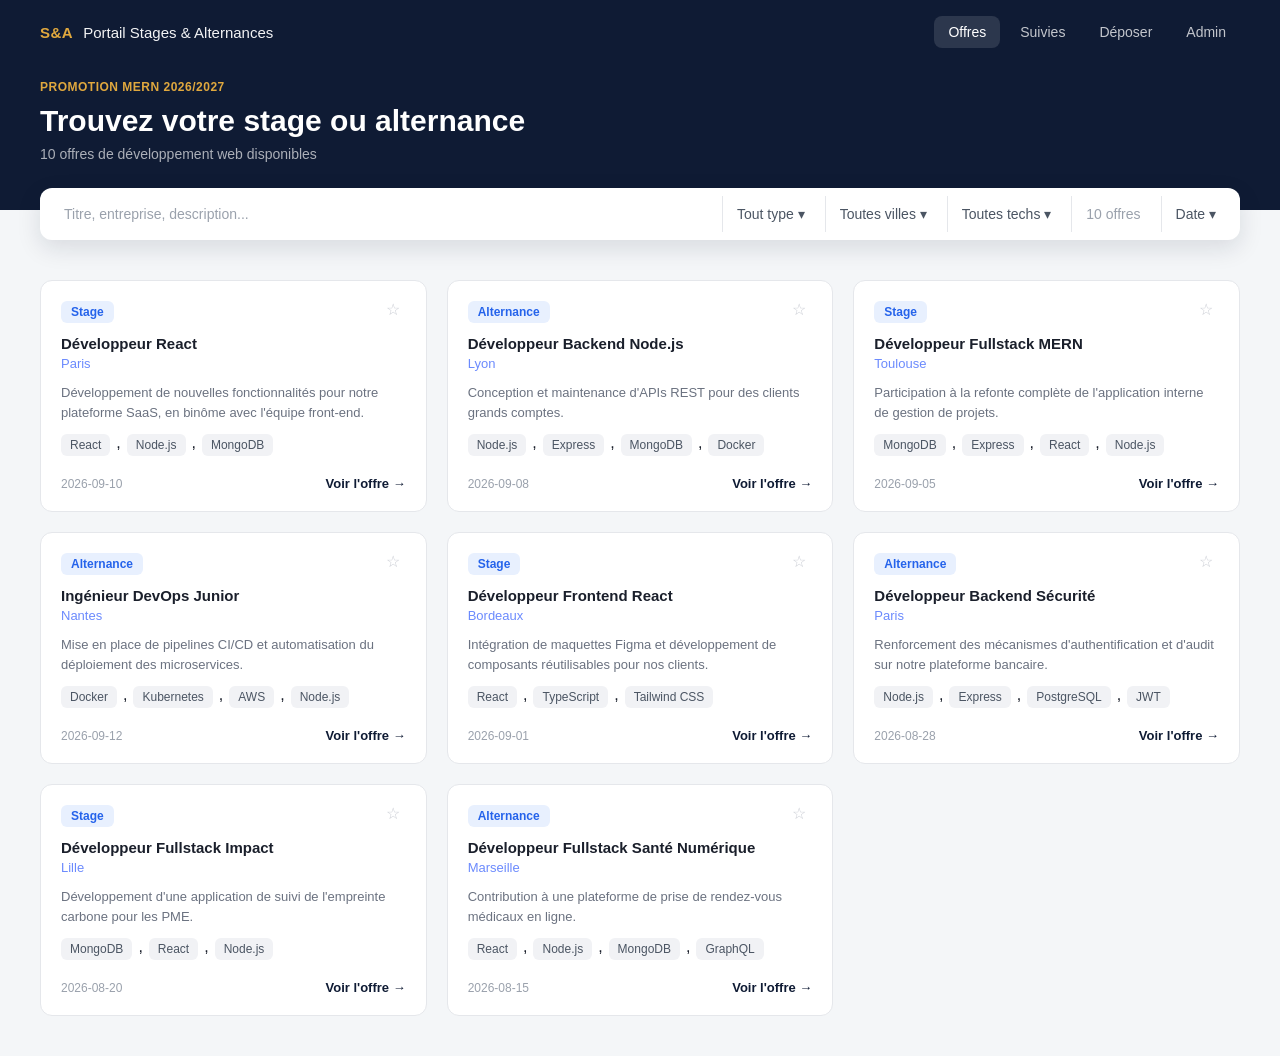
<file: index.html>
<!DOCTYPE html>
<html lang="fr">

<head>
    <meta charset="UTF-8">
    <meta name="viewport" content="width=device-width, initial-scale=1.0">
    <title>Portail Stages &amp; Alternances</title>
    <link rel="stylesheet" href="./css/style.css">
</head>

<body>

    <header class="topbar">
        <div class="brand">
            <span class="brand-mark">S&amp;A</span>
            <span class="brand-name">Portail Stages &amp; Alternances</span>
        </div>
        <nav class="top-nav">
            <a href="#" class="active">Offres</a>
            <a href="./offres-suivies.html">Suivies</a>
            <a href="./deposer-offre.html">Déposer</a>
            <a href="admin/dashboard.html" >Admin</a>
        </nav>
    </header>

    <section class="hero">
        <div class="hero-eyebrow">PROMOTION MERN 2026/2027</div>
        <h1>Trouvez votre stage ou alternance</h1>
        <p>10 offres de développement web disponibles</p>
    </section>

    <div class="search-bar">
        <input type="text" class="search-input" placeholder="Titre, entreprise, description...">
        <button class="filter-btn">Tout type ▾</button>
        <button class="filter-btn">Toutes villes ▾</button>
        <button class="filter-btn">Toutes techs ▾</button>
        <span class="filter-btn count">10 offres</span>
        <button class="filter-btn">Date ▾</button>
    </div>

    <main class="listings" id="listings">


    </main>


    <script type="module" src="./js/app.js"></script>

</body>

</html>
</file>
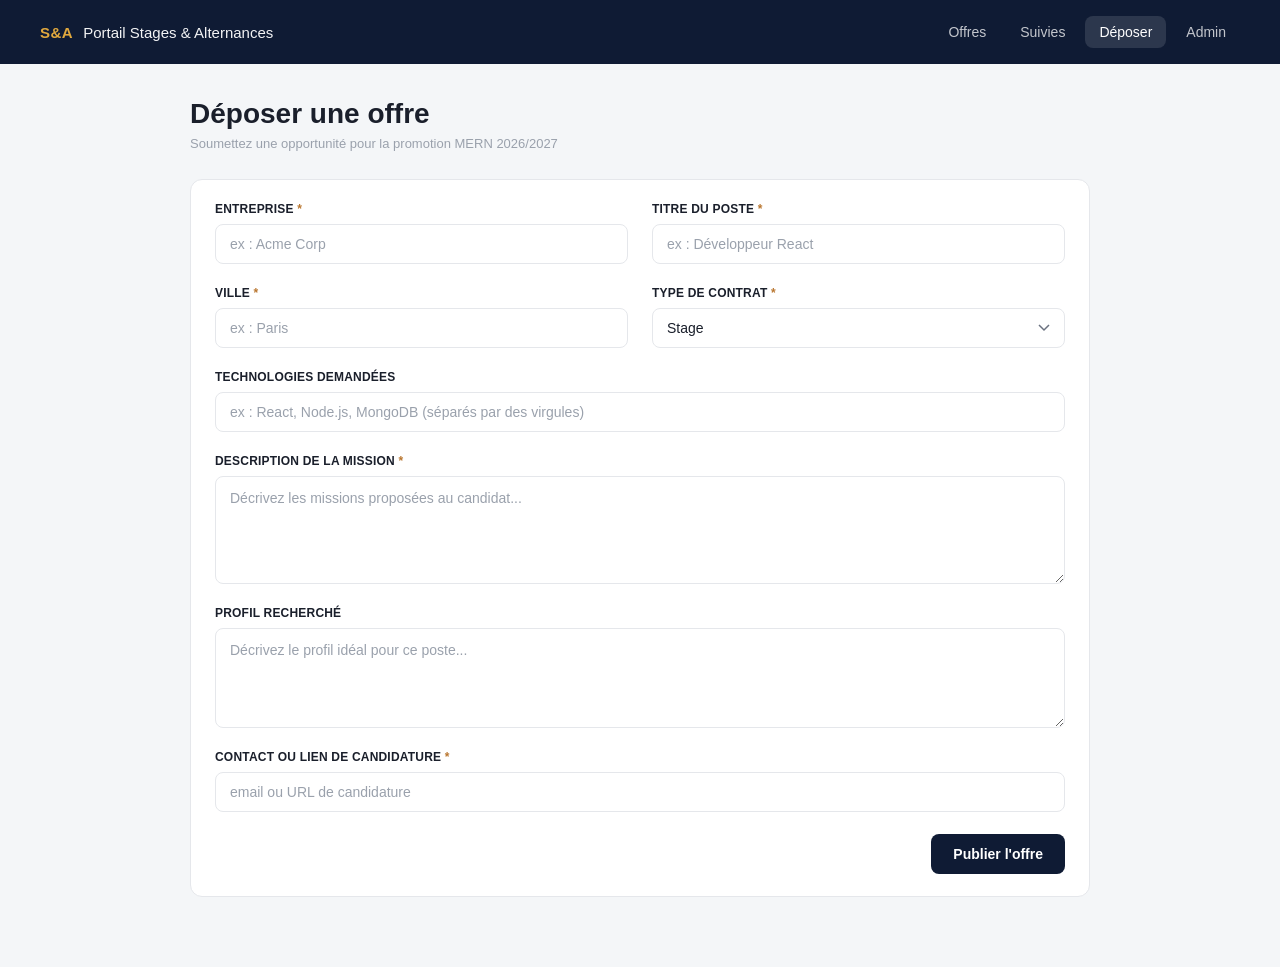
<file: deposer-offre.html>
<!DOCTYPE html>
<html lang="fr">

<head>
    <meta charset="UTF-8">
    <meta name="viewport" content="width=device-width, initial-scale=1.0">
    <title>Déposer une offre — S&A Portail Stages &amp; Alternances</title>
    <link rel="stylesheet" href="./css/style.css">

</head>

<body>

    <header class="topbar">
        <div class="brand">
            <span class="brand-mark">S&amp;A</span>
            <span class="brand-name">Portail Stages &amp; Alternances</span>
        </div>
        <nav class="top-nav">
            <a href="./index.html">Offres</a>
            <a href="./offres-suivies.html">Suivies</a>
            <a href="#" class="active">Déposer</a>
            <a href="admin/dashboard.html">Admin</a>
        </nav>
    </header>

    <div class="page-body">
        <main class="page">
            <div class="deposer-header">
                <h1>Déposer une offre</h1>
                <p>Soumettez une opportunité pour la promotion MERN 2026/2027</p>
            </div>

            <form class="panel form-panel">
                <div class="form-row">
                    <div class="form-group">
                        <label for="entreprise">Entreprise <span class="required">*</span></label>
                        <input type="text" id="entreprise" placeholder="ex : Acme Corp">
                    </div>
                    <div class="form-group">
                        <label for="titre">Titre du poste <span class="required">*</span></label>
                        <input type="text" id="titre" placeholder="ex : Développeur React">
                    </div>
                </div>

                <div class="form-row">
                    <div class="form-group">
                        <label for="ville">Ville <span class="required">*</span></label>
                        <input type="text" id="ville" placeholder="ex : Paris">
                    </div>
                    <div class="form-group">
                        <label for="contrat">Type de contrat <span class="required">*</span></label>
                        <select id="contrat">
                            <option>Stage</option>
                            <option>Alternance</option>
                        </select>
                    </div>
                </div>

                <div class="form-group">
                    <label for="technos">Technologies demandées</label>
                    <input type="text" id="technos"
                        placeholder="ex : React, Node.js, MongoDB (séparés par des virgules)">
                </div>

                <div class="form-group">
                    <label for="description">Description de la mission <span class="required">*</span></label>
                    <textarea id="description" rows="4"
                        placeholder="Décrivez les missions proposées au candidat..."></textarea>
                </div>

                <div class="form-group">
                    <label for="profil">Profil recherché</label>
                    <textarea id="profil" rows="3" placeholder="Décrivez le profil idéal pour ce poste..."></textarea>
                </div>

                <div class="form-group">
                    <label for="contact">Contact ou lien de candidature <span class="required">*</span></label>
                    <input type="text" id="contact" placeholder="email ou URL de candidature">
                </div>

                <div class="submit-bar">
                    <button type="submit" class="submit-btn">Publier l'offre</button>
                </div>
            </form>
        </main>
    </div>

</body>

</html>
</file>
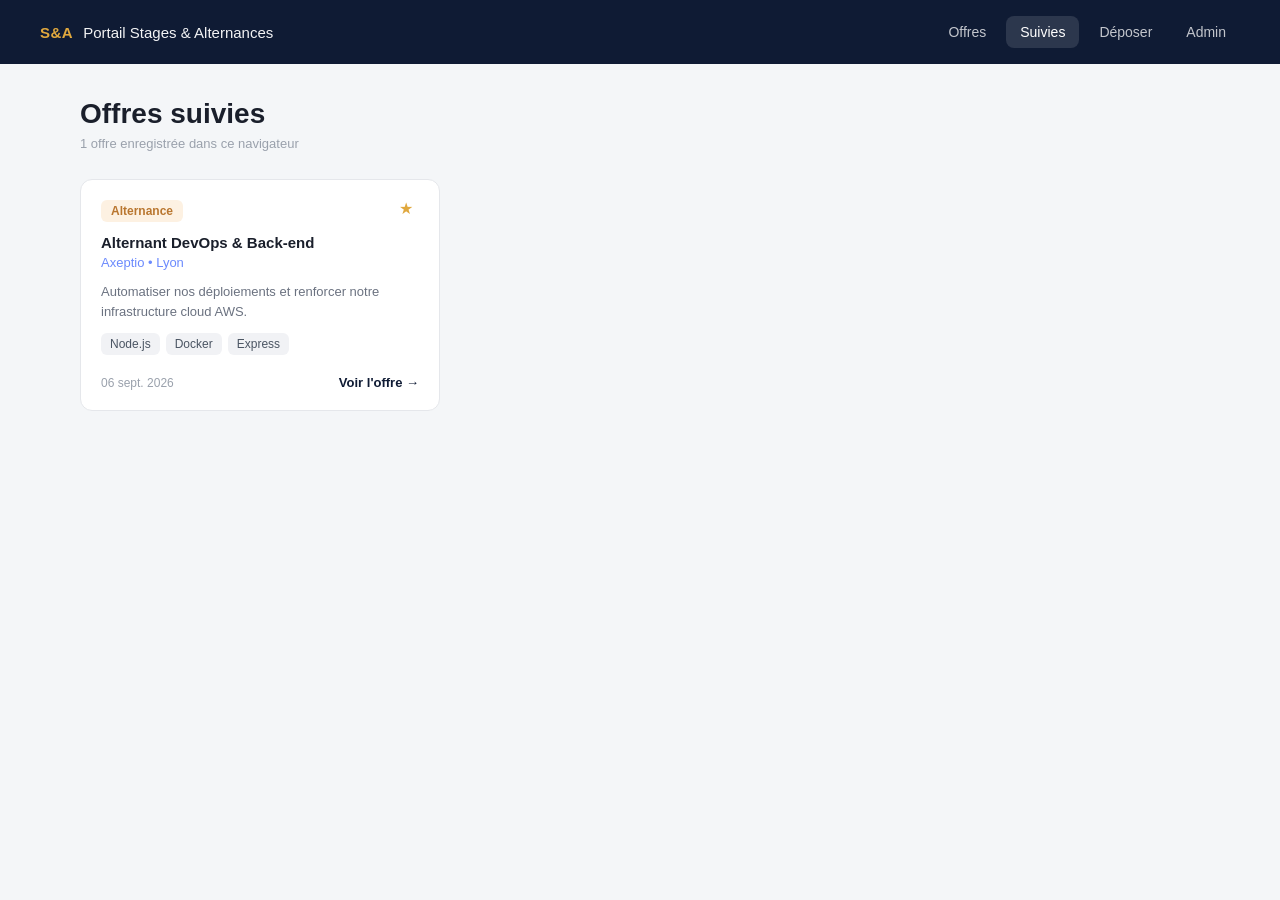
<file: offres-suivies.html>
<!DOCTYPE html>
<html lang="fr">

<head>
    <meta charset="UTF-8">
    <meta name="viewport" content="width=device-width, initial-scale=1.0">
    <title>Offres suivies — Portail Stages &amp; Alternances</title>
    <link rel="stylesheet" href="css/style.css">
</head>

<body class="page-body">

    <header class="topbar">
        <div class="brand">
            <span class="brand-mark">S&amp;A</span>
            <span class="brand-name">Portail Stages &amp; Alternances</span>
        </div>
        <nav class="top-nav">
            <a href="index.html">Offres</a>
            <a href="offres-suivies.html" class="active">Suivies</a>
            <a href="./deposer-offre.html">Déposer</a>
            <a href="/admin/dashboard.html" >Admin</a>
        </nav>
    </header>

    <div class="page suivies-page">
        <h1>Offres suivies</h1>
        <p class="page-sub">1 offre enregistrée dans ce navigateur</p>

        <div class="followed-grid">
            <article class="job-card">
                <div class="card-top">
                    <span class="tag alternance">Alternance</span>
                    <button class="star-btn active">★</button>
                </div>
                <h3 class="job-title">Alternant DevOps &amp; Back-end</h3>
                <p class="job-company">Axeptio • Lyon</p>
                <p class="job-desc">Automatiser nos déploiements et renforcer notre infrastructure cloud AWS.</p>
                <div class="skill-tags">
                    <span class="skill-tag">Node.js</span>
                    <span class="skill-tag">Docker</span>
                    <span class="skill-tag">Express</span>
                </div>
                <div class="card-bottom">
                    <span class="job-date">06 sept. 2026</span>
                    <a href="#" class="job-link">Voir l'offre →</a>
                </div>
            </article>
        </div>
    </div>

</body>

</html>
</file>
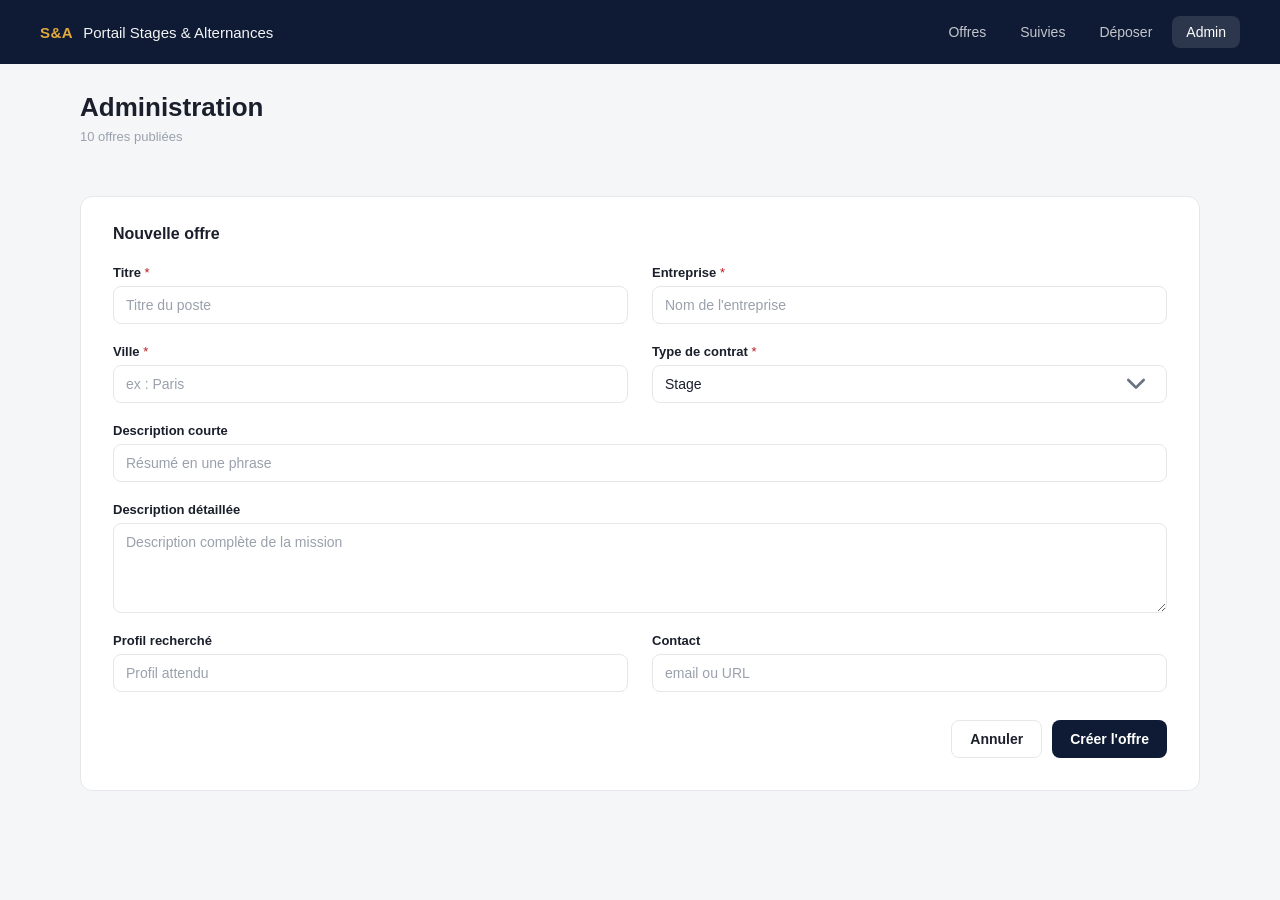
<file: admin/add-offer.html>
<!DOCTYPE html>
<html lang="fr">

<head>
    <meta charset="UTF-8">
    <meta name="viewport" content="width=device-width, initial-scale=1.0">
    <title>Nouvelle offre — Administration</title>
    <link rel="stylesheet" href="../css/style.css">
</head>

<body class="page-body">

    <header class="topbar">
        <div class="brand">
            <span class="brand-mark">S&amp;A</span>
            <span class="brand-name">Portail Stages &amp; Alternances</span>
        </div>
        <nav class="top-nav">
            <a href="../index.html">Offres</a>
            <a href="../offres-suivies.html">Suivies</a>
            <a href="../deposer-offre.html" >Déposer</a>
            <a href="dashboard.html" class="active">Admin</a>
        </nav>
    </header>

    <div class="admin-page">

        <div class="admin-header">
            <div>
                <h1>Administration</h1>
                <p class="page-sub">10 offres publiées</p>
            </div>
        </div>

        <form class="admin-form-panel">
            <h2>Nouvelle offre</h2>

            <div class="admin-form-grid">
                <div class="admin-form-group">
                    <label for="titre">Titre <span class="required">*</span></label>
                    <input type="text" id="titre" name="titre" placeholder="Titre du poste" required>
                </div>

                <div class="admin-form-group">
                    <label for="entreprise">Entreprise <span class="required">*</span></label>
                    <input type="text" id="entreprise" name="entreprise" placeholder="Nom de l'entreprise" required>
                </div>

                <div class="admin-form-group">
                    <label for="ville">Ville <span class="required">*</span></label>
                    <input type="text" id="ville" name="ville" placeholder="ex : Paris" required>
                </div>

                <div class="admin-form-group">
                    <label for="type">Type de contrat <span class="required">*</span></label>
                    <select id="type" name="type" required>
                        <option>Stage</option>
                        <option>Alternance</option>
                    </select>
                </div>

                <div class="admin-form-group full">
                    <label for="desc-courte">Description courte</label>
                    <input type="text" id="desc-courte" name="desc_courte" placeholder="Résumé en une phrase">
                </div>

                <div class="admin-form-group full">
                    <label for="desc-longue">Description détaillée</label>
                    <textarea id="desc-longue" name="desc_longue"
                        placeholder="Description complète de la mission"></textarea>
                </div>

                <div class="admin-form-group">
                    <label for="profil">Profil recherché</label>
                    <input type="text" id="profil" name="profil" placeholder="Profil attendu">
                </div>

                <div class="admin-form-group">
                    <label for="contact">Contact</label>
                    <input type="text" id="contact" name="contact" placeholder="email ou URL">
                </div>
            </div>

            <div class="admin-form-actions">
                <button type="button" class="btn-outline">Annuler</button>
                <button type="submit" class="btn-dark">Créer l'offre</button>
            </div>
        </form>

    </div>

</body>

</html>
</file>
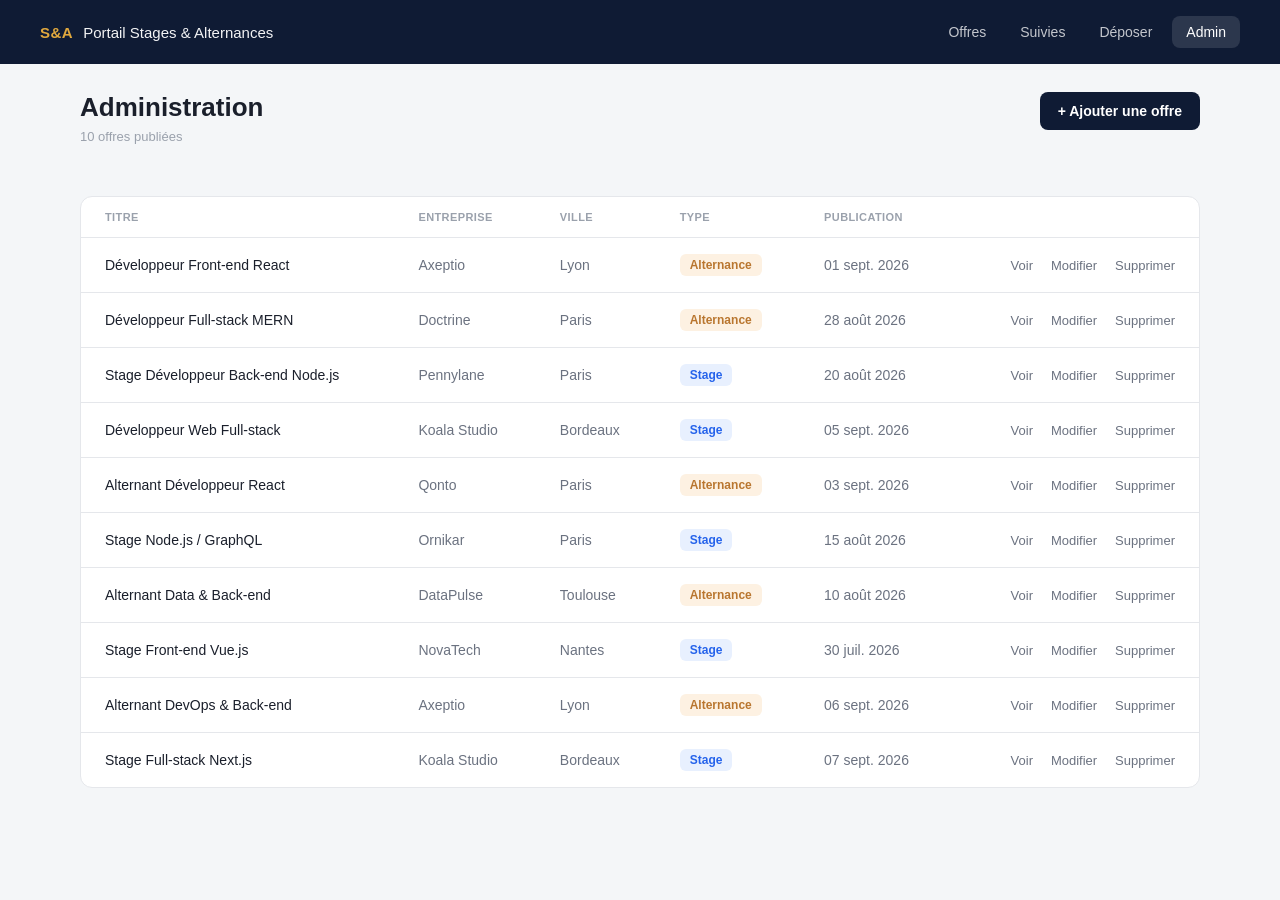
<file: admin/dashboard.html>
<!DOCTYPE html>
<html lang="fr">

<head>
    <meta charset="UTF-8">
    <meta name="viewport" content="width=device-width, initial-scale=1.0">
    <title>Administration — Portail Stages &amp; Alternances</title>
    <link rel="stylesheet" href="../css/style.css">
</head>

<body class="page-body">

    <header class="topbar">
        <div class="brand">
            <span class="brand-mark">S&amp;A</span>
            <span class="brand-name">Portail Stages &amp; Alternances</span>
        </div>
        <nav class="top-nav">
            <a href="../index.html">Offres</a>
            <a href="../offres-suivies.html">Suivies</a>
            <a href="../deposer-offre.html">Déposer</a>
            <a href="#" class="active">Admin</a>
        </nav>
    </header>

    <div class="admin-page">

        <div class="admin-header">
            <div>
                <h1>Administration</h1>
                <p class="page-sub">10 offres publiées</p>
            </div>
            <a href="add-offer.html" class="btn-dark">+ Ajouter une offre</a>
        </div>

        <div class="admin-table-wrap">
            <table class="admin-table">
                <thead>
                    <tr>
                        <th>Titre</th>
                        <th>Entreprise</th>
                        <th>Ville</th>
                        <th>Type</th>
                        <th>Publication</th>
                        <th></th>
                    </tr>
                </thead>
                <tbody>
                    <tr>
                        <td>Développeur Front-end React</td>
                        <td class="muted">Axeptio</td>
                        <td class="muted">Lyon</td>
                        <td><span class="tag alternance">Alternance</span></td>
                        <td class="muted">01 sept. 2026</td>
                        <td class="actions">
                            <a href="offre-detail.html" class="action-link">Voir</a>
                            <a href="#" class="action-link">Modifier</a>
                            <a href="#" class="action-link danger">Supprimer</a>
                        </td>
                    </tr>
                    <tr>
                        <td>Développeur Full-stack MERN</td>
                        <td class="muted">Doctrine</td>
                        <td class="muted">Paris</td>
                        <td><span class="tag alternance">Alternance</span></td>
                        <td class="muted">28 août 2026</td>
                        <td class="actions">
                            <a href="offre-detail.html" class="action-link">Voir</a>
                            <a href="#" class="action-link">Modifier</a>
                            <a href="#" class="action-link danger">Supprimer</a>
                        </td>
                    </tr>
                    <tr>
                        <td>Stage Développeur Back-end Node.js</td>
                        <td class="muted">Pennylane</td>
                        <td class="muted">Paris</td>
                        <td><span class="tag stage">Stage</span></td>
                        <td class="muted">20 août 2026</td>
                        <td class="actions">
                            <a href="offre-detail.html" class="action-link">Voir</a>
                            <a href="#" class="action-link">Modifier</a>
                            <a href="#" class="action-link danger">Supprimer</a>
                        </td>
                    </tr>
                    <tr>
                        <td>Développeur Web Full-stack</td>
                        <td class="muted">Koala Studio</td>
                        <td class="muted">Bordeaux</td>
                        <td><span class="tag stage">Stage</span></td>
                        <td class="muted">05 sept. 2026</td>
                        <td class="actions">
                            <a href="offre-detail.html" class="action-link">Voir</a>
                            <a href="#" class="action-link">Modifier</a>
                            <a href="#" class="action-link danger">Supprimer</a>
                        </td>
                    </tr>
                    <tr>
                        <td>Alternant Développeur React</td>
                        <td class="muted">Qonto</td>
                        <td class="muted">Paris</td>
                        <td><span class="tag alternance">Alternance</span></td>
                        <td class="muted">03 sept. 2026</td>
                        <td class="actions">
                            <a href="offre-detail.html" class="action-link">Voir</a>
                            <a href="#" class="action-link">Modifier</a>
                            <a href="#" class="action-link danger">Supprimer</a>
                        </td>
                    </tr>
                    <tr>
                        <td>Stage Node.js / GraphQL</td>
                        <td class="muted">Ornikar</td>
                        <td class="muted">Paris</td>
                        <td><span class="tag stage">Stage</span></td>
                        <td class="muted">15 août 2026</td>
                        <td class="actions">
                            <a href="offre-detail.html" class="action-link">Voir</a>
                            <a href="#" class="action-link">Modifier</a>
                            <a href="#" class="action-link danger">Supprimer</a>
                        </td>
                    </tr>
                    <tr>
                        <td>Alternant Data &amp; Back-end</td>
                        <td class="muted">DataPulse</td>
                        <td class="muted">Toulouse</td>
                        <td><span class="tag alternance">Alternance</span></td>
                        <td class="muted">10 août 2026</td>
                        <td class="actions">
                            <a href="offre-detail.html" class="action-link">Voir</a>
                            <a href="#" class="action-link">Modifier</a>
                            <a href="#" class="action-link danger">Supprimer</a>
                        </td>
                    </tr>
                    <tr>
                        <td>Stage Front-end Vue.js</td>
                        <td class="muted">NovaTech</td>
                        <td class="muted">Nantes</td>
                        <td><span class="tag stage">Stage</span></td>
                        <td class="muted">30 juil. 2026</td>
                        <td class="actions">
                            <a href="offre-detail.html" class="action-link">Voir</a>
                            <a href="#" class="action-link">Modifier</a>
                            <a href="#" class="action-link danger">Supprimer</a>
                        </td>
                    </tr>
                    <tr>
                        <td>Alternant DevOps &amp; Back-end</td>
                        <td class="muted">Axeptio</td>
                        <td class="muted">Lyon</td>
                        <td><span class="tag alternance">Alternance</span></td>
                        <td class="muted">06 sept. 2026</td>
                        <td class="actions">
                            <a href="offre-detail.html" class="action-link">Voir</a>
                            <a href="#" class="action-link">Modifier</a>
                            <a href="#" class="action-link danger">Supprimer</a>
                        </td>
                    </tr>
                    <tr>
                        <td>Stage Full-stack Next.js</td>
                        <td class="muted">Koala Studio</td>
                        <td class="muted">Bordeaux</td>
                        <td><span class="tag stage">Stage</span></td>
                        <td class="muted">07 sept. 2026</td>
                        <td class="actions">
                            <a href="offre-detail.html" class="action-link">Voir</a>
                            <a href="#" class="action-link">Modifier</a>
                            <a href="#" class="action-link danger">Supprimer</a>
                        </td>
                    </tr>
                </tbody>
            </table>
        </div>

    </div>

</body>

</html>
</file>
<file: css/style.css>
:root {
    --navy: #0f1b34;
    --gold: #e0a83e;
    --text-dark: #1a1f2b;
    --text-muted: #6b7280;
    --text-faint: #9aa1ac;
    --border-light: #e5e7eb;
    --bg-page: #f4f6f8;
    --blue-tag-bg: #e8f0fe;
    --blue-tag-text: #2563eb;
    --orange-tag-bg: #fdf1e2;
    --orange-tag-text: #b9762f;
    --candidature-bg: #fdf6e3;
    --candidature-border: #f0dfa3;
    --topbar-height: 60px;
}

* {
    box-sizing: border-box;
}

body {
    margin: 0;
    font-family: -apple-system, BlinkMacSystemFont, "Segoe UI", Roboto, Helvetica, Arial, sans-serif;
    background: var(--bg-page);
    color: var(--text-dark);
    width: 100%;
    height: 100%;
}

.topbar {
    background: var(--navy);
    color: #fff;
    display: flex;
    align-items: center;
    justify-content: space-between;
    padding: 16px 40px;
    position: fixed;
    top: 0;
    left: 0;
    width: 100%;
    z-index: 1000;
}

.page-body {
    padding-top: var(--topbar-height);
}

.brand {
    display: flex;
    align-items: center;
    gap: 10px;
    font-size: 15px;
}

.brand-mark {
    font-weight: 700;
    color: var(--gold);
    letter-spacing: 0.5px;
}

.brand-name {
    font-weight: 500;
    opacity: 0.95;
}

.top-nav {
    display: flex;
    align-items: center;
    gap: 6px;
    font-size: 14px;
}

.top-nav a {
    color: rgba(255, 255, 255, 0.75);
    text-decoration: none;
    padding: 8px 14px;
    border-radius: 8px;
}

.top-nav a:hover {
    color: #fff;
}

.top-nav a.active {
    background: rgba(255, 255, 255, 0.12);
    color: #fff;
}


.tag {
    display: inline-block;
    font-size: 12px;
    font-weight: 600;
    padding: 4px 10px;
    border-radius: 6px;
}

.tag.stage {
    background: var(--blue-tag-bg);
    color: var(--blue-tag-text);
}

.tag.alternance {
    background: var(--orange-tag-bg);
    color: var(--orange-tag-text);
}

.skill-tags {
    display: flex;
    flex-wrap: wrap;
    gap: 6px;
}

.skill-tag {
    font-size: 12px;
    color: #4b5563;
    background: #f1f2f5;
    padding: 4px 9px;
    border-radius: 6px;
}

.job-card {
    background: #fff;
    border: 1px solid var(--border-light);
    border-radius: 12px;
    padding: 20px;
    display: flex;
    flex-direction: column;
    gap: 12px;
}

.card-top {
    display: flex;
    align-items: flex-start;
    justify-content: space-between;
}

.star-btn {
    border: none;
    background: none;
    font-size: 16px;
    cursor: pointer;
    color: #c9ccd3;
    line-height: 1;
}

.star-btn.active {
    color: var(--gold);
}

.job-title {
    font-size: 15px;
    font-weight: 700;
    margin: 0;
}

.job-company {
    font-size: 13px;
    color: #6b8afd;
    margin: -8px 0 0;
}

.job-desc {
    font-size: 13px;
    color: var(--text-muted);
    line-height: 1.5;
    margin: 0;
}

.card-bottom {
    display: flex;
    align-items: center;
    justify-content: space-between;
    margin-top: auto;
    padding-top: 8px;
}

.job-date {
    font-size: 12px;
    color: var(--text-faint);
}

.job-link {
    font-size: 13px;
    font-weight: 600;
    color: var(--navy);
    text-decoration: none;
}

.job-link:hover {
    text-decoration: underline;
}


.panel {
    background: #fff;
    border: 1px solid var(--border-light);
    border-radius: 12px;
    padding: 22px 24px;
}

.panel h2 {
    font-size: 12px;
    text-transform: uppercase;
    letter-spacing: 0.4px;
    font-weight: 700;
    margin: 0 0 12px;
    color: var(--text-dark);
}

.panel p {
    margin: 0;
    font-size: 14px;
    line-height: 1.6;
    color: var(--text-muted);
}

.candidature-panel {
    background: var(--candidature-bg);
    border: 1px solid var(--candidature-border);
}

.candidature-panel h2 {
    color: #92400e;
}

.candidature-panel a {
    font-size: 14px;
    font-weight: 600;
    color: #b9762f;
    text-decoration: none;
}

.candidature-panel a:hover {
    text-decoration: underline;
}


.hero {
    background: var(--navy);
    color: #fff;
    padding: 80px 40px 48px;
}

.hero-eyebrow {
    color: var(--gold);
    font-size: 12px;
    font-weight: 600;
    letter-spacing: 0.5px;
    margin-bottom: 10px;
}

.hero h1 {
    font-size: 30px;
    margin: 0 0 8px;
    font-weight: 700;
}

.hero p {
    margin: 0;
    font-size: 14px;
    color: rgba(255, 255, 255, 0.65);
}

.search-bar {
    background: #fff;
    margin: -22px 40px 0;
    border-radius: 12px;
    box-shadow: 0 8px 24px rgba(15, 27, 52, 0.12);
    display: flex;
    align-items: center;
    padding: 6px 10px;
    position: relative;
    z-index: 2;
    gap: 6px;
    overflow: auto;
}

.search-input {
    flex: 1;
    border: none;
    padding: 12px 14px;
    font-size: 14px;
    outline: none;
    color: var(--text-dark);
}

.search-input::placeholder {
    color: var(--text-faint);
}

.filter-btn {
    background: none;
    border: none;
    color: #4b5563;
    font-size: 14px;
    padding: 10px 14px;
    border-left: 1px solid var(--border-light);
    cursor: pointer;
    white-space: nowrap;
}

.filter-btn.count {
    color: var(--text-faint);
}

.listings {
    padding: 40px;
    display: grid;
    grid-template-columns: repeat(3, 1fr);
    gap: 20px;
}


.page {
    margin: 10px 40px;
    padding: 28px 40px 60px;
}

.back-link {
    display: inline-flex;
    align-items: center;
    gap: 6px;
    font-size: 14px;
    color: var(--text-muted);
    text-decoration: none;
    margin-bottom: 20px;
}

.back-link:hover {
    color: var(--text-dark);
}

.offer-hero {
    background: var(--navy);
    color: #fff;
    border-radius: 14px;
    padding: 28px 32px;
    display: flex;
    align-items: flex-start;
    justify-content: space-between;
    margin-bottom: 24px;
}

.offer-hero-meta {
    display: flex;
    align-items: center;
    gap: 12px;
    font-size: 13px;
    color: rgba(255, 255, 255, 0.65);
    margin-bottom: 14px;
}

.offer-hero h1 {
    font-size: 26px;
    margin: 0 0 8px;
    font-weight: 700;
}

.offer-hero .company {
    margin: 0;
    font-size: 14px;
    color: rgba(255, 255, 255, 0.7);
}

.follow-btn {
    display: inline-flex;
    align-items: center;
    gap: 8px;
    background: rgba(255, 255, 255, 0.08);
    border: 1px solid rgba(255, 255, 255, 0.25);
    color: #fff;
    font-size: 13px;
    font-weight: 600;
    padding: 9px 16px;
    border-radius: 8px;
    cursor: pointer;
    white-space: nowrap;
}

.follow-btn:hover {
    background: rgba(255, 255, 255, 0.16);
}

.content-grid {
    display: grid;
    grid-template-columns: 1.7fr 1fr;
    gap: 20px;
}

.stack {
    display: flex;
    flex-direction: column;
    gap: 20px;
}

.company-name {
    font-size: 15px;
    font-weight: 700;
    margin: 0 0 4px;
}

.company-tagline {
    font-size: 13px;
    color: var(--text-muted);
    margin: 0 0 12px;
    line-height: 1.5;
}

.company-link {
    font-size: 13px;
    color: var(--navy);
    text-decoration: none;
    font-weight: 600;
}

.company-link:hover {
    text-decoration: underline;
}

.suivies-page h1 {
    font-size: 28px;
    margin: 0 0 6px;
    font-weight: 700;
}

.page-sub {
    font-size: 13px;
    color: var(--text-faint);
    margin: 0 0 28px;
}

.followed-grid {
    display: grid;
    grid-template-columns: repeat(3, 1fr);
    gap: 20px;
}


.deposer-header h1 {
    font-size: 28px;
    margin: 0 0 6px;
    font-weight: 700;
    color: var(--text-dark);
}

.deposer-header p {
    margin: 0 0 28px;
    font-size: 13px;
    color: var(--text-faint);
}

.deposer-header {
    max-width: 900px;
    margin-left: auto;
    margin-right: auto;
}

.form-panel {
    max-width: 900px;
    margin-left: auto;
    margin-right: auto;
}

.form-row {
    display: grid;
    grid-template-columns: 1fr 1fr;
    gap: 24px;
}

.form-group {
    display: flex;
    flex-direction: column;
    gap: 8px;
    margin-bottom: 22px;
}

.form-group label {
    font-size: 12px;
    font-weight: 700;
    letter-spacing: 0.2px;
    color: var(--text-dark);
    text-transform: uppercase;
}

.form-group label .required {
    color: var(--orange-tag-text);
    font-weight: 700;
}

.form-group input[type="text"],
.form-group input[type="url"],
.form-group input[type="email"],
.form-group select,
.form-group textarea {
    font-family: inherit;
    font-size: 14px;
    color: var(--text-dark);
    background: #fff;
    border: 1px solid var(--border-light);
    border-radius: 8px;
    padding: 11px 14px;
    outline: none;
    width: 100%;
}

.form-group input::placeholder,
.form-group textarea::placeholder {
    color: var(--text-faint);
}

.form-group input:focus,
.form-group select:focus,
.form-group textarea:focus {
    border-color: var(--gold);
    box-shadow: 0 0 0 3px rgba(224, 168, 62, 0.15);
}

.form-group textarea {
    resize: vertical;
    min-height: 100px;
    line-height: 1.5;
}

.form-group select {
    appearance: none;
    -webkit-appearance: none;
    background-image: url("data:image/svg+xml;utf8,<svg xmlns='http://www.w3.org/2000/svg' width='12' height='8' viewBox='0 0 12 8'><path d='M1 1l5 5 5-5' stroke='%236b7280' stroke-width='1.5' fill='none' fill-rule='evenodd'/></svg>");
    background-repeat: no-repeat;
    background-position: right 14px center;
    padding-right: 36px;
    cursor: pointer;
}

.submit-bar {
    display: flex;
    justify-content: flex-end;
    margin-top: 8px;
}

.submit-btn {
    background: var(--navy);
    color: #fff;
    border: none;
    font-size: 14px;
    font-weight: 600;
    padding: 12px 22px;
    border-radius: 8px;
    cursor: pointer;
}

.submit-btn:hover {
    background: #16274a;
}
.admin-page {
    max-width: 1200px;
    margin: 0 auto;
    padding: 32px 40px 60px;
}

.admin-header {
    display: flex;
    align-items: flex-start;
    justify-content: space-between;
    margin-bottom: 24px;
}

.admin-header h1 {
    font-size: 26px;
    margin: 0 0 6px;
    font-weight: 700;
}

.btn-dark {
    display: inline-flex;
    align-items: center;
    gap: 6px;
    background: var(--navy);
    color: #fff;
    font-size: 14px;
    font-weight: 600;
    padding: 11px 18px;
    border-radius: 8px;
    border: none;
    text-decoration: none;
    cursor: pointer;
    white-space: nowrap;
}

.btn-dark:hover {
    background: #1a2c52;
}

.btn-outline {
    background: #fff;
    color: var(--text-dark);
    border: 1px solid var(--border-light);
    font-size: 14px;
    font-weight: 600;
    padding: 10px 18px;
    border-radius: 8px;
    cursor: pointer;
}

.btn-outline:hover {
    background: #f4f6f8;
}

.admin-table-wrap {
    background: #fff;
    border: 1px solid var(--border-light);
    border-radius: 12px;
    overflow: hidden;
}

.admin-table {
    width: 100%;
    border-collapse: collapse;
    font-size: 14px;
}

.admin-table th {
    text-align: left;
    font-size: 11px;
    text-transform: uppercase;
    letter-spacing: 0.4px;
    color: var(--text-faint);
    font-weight: 600;
    padding: 14px 24px;
    border-bottom: 1px solid var(--border-light);
}

.admin-table td {
    padding: 16px 24px;
    border-bottom: 1px solid var(--border-light);
    color: var(--text-dark);
    vertical-align: middle;
}

.admin-table tr:last-child td {
    border-bottom: none;
}

.admin-table td.muted {
    color: var(--text-muted);
}

.admin-table td.actions {
    text-align: right;
    white-space: nowrap;
}

.action-link {
    font-size: 13px;
    color: var(--text-muted);
    text-decoration: none;
    margin-left: 14px;
}

.action-link:hover {
    color: var(--text-dark);
    text-decoration: underline;
}

.action-link.danger:hover {
    color: #b91c1c;
}

.admin-form-panel {
    background: #fff;
    border: 1px solid var(--border-light);
    border-radius: 12px;
    padding: 28px 32px 32px;
}

.admin-form-panel>h2 {
    font-size: 16px;
    font-weight: 700;
    margin: 0 0 22px;
}

.admin-form-grid {
    display: grid;
    grid-template-columns: 1fr 1fr;
    gap: 20px 24px;
}

.admin-form-group {
    display: flex;
    flex-direction: column;
    gap: 6px;
}

.admin-form-group.full {
    grid-column: 1 / -1;
}

.admin-form-group label {
    font-size: 13px;
    font-weight: 600;
    color: var(--text-dark);
}

.admin-form-group label .required {
    color: #b91c1c;
    font-weight: 400;
}

.admin-form-group input,
.admin-form-group select,
.admin-form-group textarea {
    font-family: inherit;
    font-size: 14px;
    color: var(--text-dark);
    background: #fff;
    border: 1px solid var(--border-light);
    border-radius: 8px;
    padding: 10px 12px;
    outline: none;
}

.admin-form-group input::placeholder,
.admin-form-group textarea::placeholder {
    color: var(--text-faint);
}

.admin-form-group input:focus,
.admin-form-group select:focus,
.admin-form-group textarea:focus {
    border-color: var(--navy);
}

.admin-form-group textarea {
    resize: vertical;
    min-height: 90px;
}

.admin-form-group select {
    appearance: none;
    background-image: url("data:image/svg+xml,%3Csvg xmlns='http://www.w3.org/2000/svg' viewBox='0 0 20 20' fill='%236b7280'%3E%3Cpath fill-rule='evenodd' d='M5.23 7.21a.75.75 0 011.06.02L10 10.94l3.71-3.71a.75.75 0 111.06 1.06l-4.24 4.25a.75.75 0 01-1.06 0L5.21 8.29a.75.75 0 01.02-1.08z' clip-rule='evenodd'/%3E%3C/svg%3E");
    background-repeat: no-repeat;
    background-position: right 12px center;
    padding-right: 32px;
}

.admin-form-actions {
    display: flex;
    justify-content: flex-end;
    gap: 10px;
    margin-top: 28px;
}


@media (max-width: 980px) {

    .listings,
    .followed-grid {
        grid-template-columns: repeat(2, 1fr);
    }
}

@media (max-width: 800px) {
    .content-grid {
        grid-template-columns: 1fr;
    }

    .offer-hero {
        flex-direction: column;
        gap: 18px;
    }

    .form-row {
        grid-template-columns: 1fr;
        gap: 0;
    }

    .admin-form-grid {
        grid-template-columns: 1fr;
    }
}

@media (max-width: 640px) {

    .topbar,
    .page,
    .listings,
    .suivies-page,
    .admin-page {
        padding-left: 20px;
        padding-right: 20px;
    }

    .search-bar {
        margin-left: 20px;
        margin-right: 20px;
    }

    .listings,
    .followed-grid {
        grid-template-columns: 1fr;
    }

    .top-nav {
        display: none;
    }

    .admin-table-wrap {
        overflow-x: auto;
    }
}
</file>
